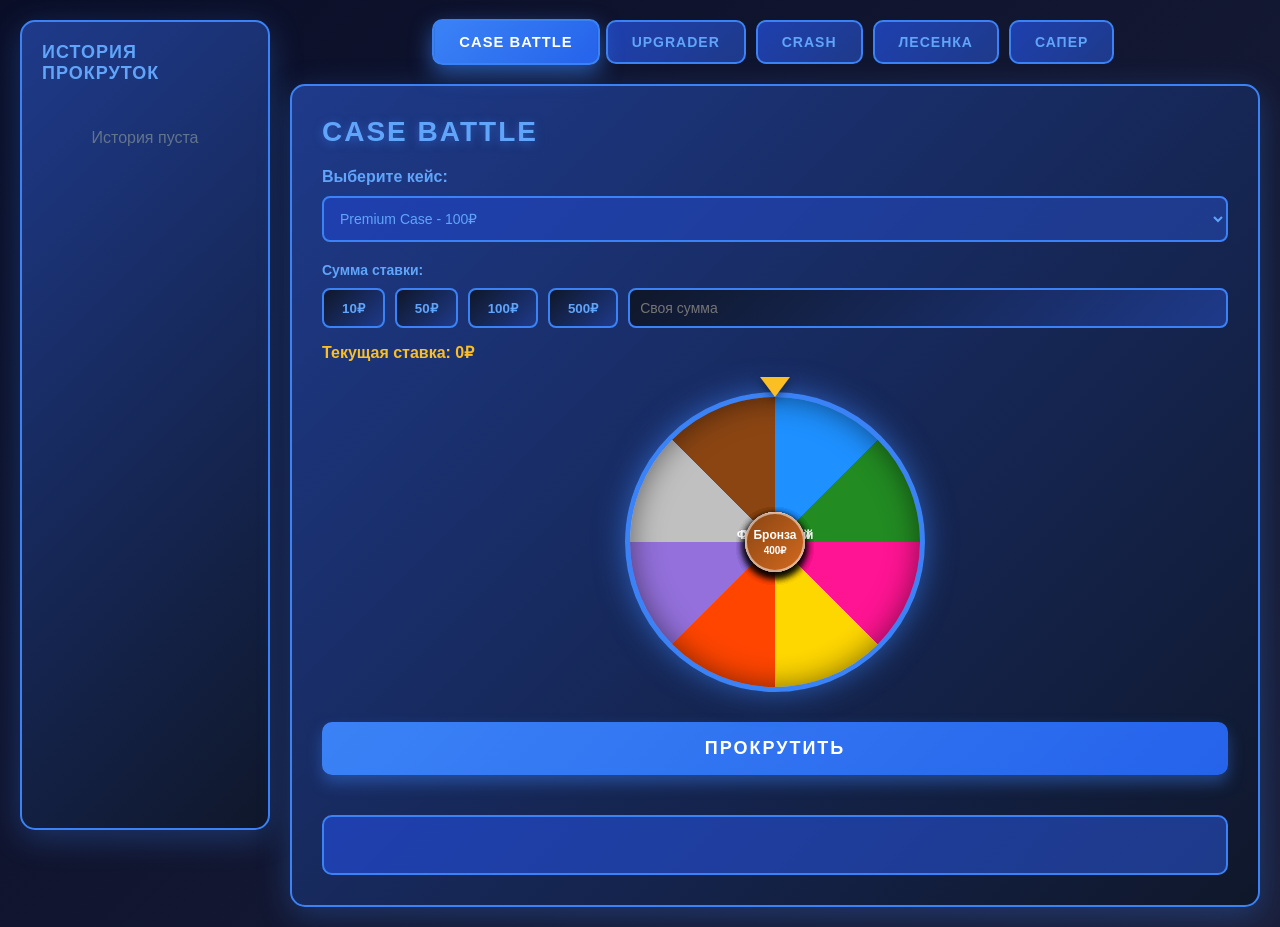
<file: index.html>
<!DOCTYPE html>
<html lang="ru">
<head>
    <meta charset="UTF-8">
    <meta name="viewport" content="width=device-width, initial-scale=1.0">
    <title>FlashBattle - Прокрутка кейсов</title>
    <link rel="stylesheet" href="styles.css">
</head>
<body>
    <div class="container">
        <!-- Левая панель история -->
        <aside class="history-panel">
            <h3>История прокруток</h3>
            <div class="history-list" id="historyList">
                <p class="empty-history">История пуста</p>
            </div>
        </aside>

        <!-- Основной контент -->
        <main class="main-content">
            <!-- Навигация режимов -->
            <nav class="mode-nav">
                <button class="mode-btn active" data-mode="case-battle">Case Battle</button>
                <button class="mode-btn" data-mode="upgrader">Upgrader</button>
                <button class="mode-btn" data-mode="crash">Crash</button>
                <button class="mode-btn" data-mode="ladder">Лесенка</button>
                <button class="mode-btn" data-mode="minesweeper">Сапер</button>
            </nav>

            <!-- Case Battle режим -->
            <section class="mode-content active" id="case-battle">
                <div class="case-battle-container">
                    <h2>Case Battle</h2>
                    
                    <div class="case-selection">
                        <label>Выберите кейс:</label>
                        <select id="caseSelect">
                            <option value="premium">Premium Case - 100₽</option>
                            <option value="gold">Gold Case - 250₽</option>
                            <option value="diamond">Diamond Case - 500₽</option>
                            <option value="legendary">Legendary Case - 1000₽</option>
                            <option value="mythic">Mythic Case - 2500₽</option>
                        </select>
                    </div>

                    <div class="bet-amount">
                        <label>Сумма ставки:</label>
                        <div class="bet-input-group">
                            <button class="bet-btn" onclick="setBet(10)">10₽</button>
                            <button class="bet-btn" onclick="setBet(50)">50₽</button>
                            <button class="bet-btn" onclick="setBet(100)">100₽</button>
                            <button class="bet-btn" onclick="setBet(500)">500₽</button>
                            <input type="number" id="betInput" placeholder="Своя сумма" min="1">
                        </div>
                        <p class="bet-display">Текущая ставка: <span id="currentBet">0</span>₽</p>
                    </div>

                    <div class="case-wheel-container">
                        <div class="case-wheel" id="caseWheel">
                            <div class="case-item" style="background: linear-gradient(135deg, #1e90ff, #00bfff);">
                                <span>Синий</span>
                                <p>50₽</p>
                            </div>
                            <div class="case-item" style="background: linear-gradient(135deg, #228b22, #00ff00);">
                                <span>Зелёный</span>
                                <p>150₽</p>
                            </div>
                            <div class="case-item" style="background: linear-gradient(135deg, #ff1493, #ff69b4);">
                                <span>Розовый</span>
                                <p>200₽</p>
                            </div>
                            <div class="case-item" style="background: linear-gradient(135deg, #ffd700, #ffed4e);">
                                <span>Жёлтый</span>
                                <p>500₽</p>
                            </div>
                            <div class="case-item" style="background: linear-gradient(135deg, #ff4500, #ff6347);">
                                <span>Оранжевый</span>
                                <p>300₽</p>
                            </div>
                            <div class="case-item" style="background: linear-gradient(135deg, #9370db, #da70d6);">
                                <span>Фиолетовый</span>
                                <p>1000₽</p>
                            </div>
                            <div class="case-item" style="background: linear-gradient(135deg, #c0c0c0, #e8e8e8);">
                                <span>Серебро</span>
                                <p>750₽</p>
                            </div>
                            <div class="case-item" style="background: linear-gradient(135deg, #8b4513, #d2691e);">
                                <span>Бронза</span>
                                <p>400₽</p>
                            </div>
                        </div>
                        <div class="wheel-pointer"></div>
                    </div>

                    <button class="spin-btn" id="spinBtn" onclick="spinWheel()">ПРОКРУТИТЬ</button>

                    <div class="result" id="result"></div>
                </div>
            </section>

            <!-- Upgrader режим -->
            <section class="mode-content" id="upgrader">
                <div class="upgrader-container">
                    <h2>Upgrader</h2>
                    <p class="mode-info">Режим Upgrader - улучшай свои предметы и повышай их стоимость!</p>
                    
                    <div class="bet-amount">
                        <label>Сумма для апгрейда:</label>
                        <div class="bet-input-group">
                            <button class="bet-btn" onclick="setUpgraderBet(10)">10₽</button>
                            <button class="bet-btn" onclick="setUpgraderBet(50)">50₽</button>
                            <button class="bet-btn" onclick="setUpgraderBet(100)">100₽</button>
                            <button class="bet-btn" onclick="setUpgraderBet(500)">500₽</button>
                            <input type="number" id="upgraderBetInput" placeholder="Своя сумма" min="1">
                        </div>
                        <p class="bet-display">Текущая ставка: <span id="currentUpgraderBet">0</span>₽</p>
                    </div>

                    <div class="upgrader-wheel-container">
                        <div class="upgrader-wheel" id="upgraderWheel">
                            <div class="upgrader-item" style="background: linear-gradient(135deg, #1e90ff, #00bfff);">
                                <span>x1.2</span>
                                <p>Мало</p>
                            </div>
                            <div class="upgrader-item" style="background: linear-gradient(135deg, #228b22, #00ff00);">
                                <span>x1.5</span>
                                <p>Хорошо</p>
                            </div>
                            <div class="upgrader-item" style="background: linear-gradient(135deg, #ff1493, #ff69b4);">
                                <span>x2.0</span>
                                <p>Отлично</p>
                            </div>
                            <div class="upgrader-item" style="background: linear-gradient(135deg, #ffd700, #ffed4e);">
                                <span>x3.0</span>
                                <p>Эпик</p>
                            </div>
                            <div class="upgrader-item" style="background: linear-gradient(135deg, #ff4500, #ff6347);">
                                <span>x0.5</span>
                                <p>Проиграл</p>
                            </div>
                            <div class="upgrader-item" style="background: linear-gradient(135deg, #9370db, #da70d6);">
                                <span>x5.0</span>
                                <p>ЛЕГЕНДА</p>
                            </div>
                        </div>
                        <div class="wheel-pointer"></div>
                    </div>

                    <button class="spin-btn" id="upgraderSpinBtn" onclick="spinUpgrader()">АПГРЕЙДИТЬ</button>
                    <div class="result" id="upgraderResult"></div>
                </div>
            </section>

            <!-- Crash режим -->
            <section class="mode-content" id="crash">
                <div class="crash-container">
                    <h2>Crash</h2>
                    <p class="mode-info">Угадай, когда граф упадёт!</p>
                    
                    <div class="bet-amount">
                        <label>Ставка:</label>
                        <div class="bet-input-group">
                            <button class="bet-btn" onclick="setCrashBet(10)">10₽</button>
                            <button class="bet-btn" onclick="setCrashBet(50)">50₽</button>
                            <button class="bet-btn" onclick="setCrashBet(100)">100₽</button>
                            <button class="bet-btn" onclick="setCrashBet(500)">500₽</button>
                            <input type="number" id="crashBetInput" placeholder="Своя сумма" min="1">
                        </div>
                        <p class="bet-display">Текущая ставка: <span id="currentCrashBet">0</span>₽</p>
                    </div>

                    <div class="crash-game">
                        <canvas id="crashCanvas" width="400" height="200"></canvas>
                        <div class="crash-controls">
                            <input type="number" id="cashOutValue" placeholder="Выйти при (x)" min="1" step="0.1" value="2">
                            <button class="spin-btn" id="crashStartBtn" onclick="startCrash()">НАЧАТЬ</button>
                            <button class="spin-btn" id="crashCashOutBtn" onclick="crashCashOut()" disabled>ВЫЙТИ</button>
                        </div>
                        <div class="crash-result" id="crashResult"></div>
                    </div>
                </div>
            </section>

            <!-- Лесенка режим -->
            <section class="mode-content" id="ladder">
                <div class="ladder-container">
                    <h2>Лесенка</h2>
                    <p class="mode-info">Выбирай правильно и поднимайся по лесенке!</p>
                    
                    <div class="bet-amount">
                        <label>Ставка:</label>
                        <div class="bet-input-group">
                            <button class="bet-btn" onclick="setLadderBet(10)">10₽</button>
                            <button class="bet-btn" onclick="setLadderBet(50)">50₽</button>
                            <button class="bet-btn" onclick="setLadderBet(100)">100₽</button>
                            <button class="bet-btn" onclick="setLadderBet(500)">500₽</button>
                            <input type="number" id="ladderBetInput" placeholder="Своя сумма" min="1">
                        </div>
                        <p class="bet-display">Текущая ставка: <span id="currentLadderBet">0</span>₽</p>
                    </div>

                    <div class="ladder-game">
                        <div class="ladder-steps" id="ladderSteps">
                            <div class="ladder-step">Уровень 1</div>
                            <div class="ladder-step">Уровень 2</div>
                            <div class="ladder-step">Уровень 3</div>
                            <div class="ladder-step">Уровень 4</div>
                            <div class="ladder-step">Уровень 5</div>
                        </div>
                        <div class="ladder-choices">
                            <button class="choice-btn" id="ladderChoiceLeft" onclick="ladderChoice('left')">ЛЕВЫЙ</button>
                            <button class="choice-btn" id="ladderChoiceRight" onclick="ladderChoice('right')">ПРАВЫЙ</button>
                        </div>
                        <div class="ladder-result" id="ladderResult"></div>
                    </div>
                </div>
            </section>

            <!-- Сапер режим -->
            <section class="mode-content" id="minesweeper">
                <div class="minesweeper-container">
                    <h2>Сапер</h2>
                    <p class="mode-info">Найди безопасные клетки и вы��грай!</p>
                    
                    <div class="bet-amount">
                        <label>Ставка:</label>
                        <div class="bet-input-group">
                            <button class="bet-btn" onclick="setMinesweeperBet(10)">10₽</button>
                            <button class="bet-btn" onclick="setMinesweeperBet(50)">50₽</button>
                            <button class="bet-btn" onclick="setMinesweeperBet(100)">100₽</button>
                            <button class="bet-btn" onclick="setMinesweeperBet(500)">500₽</button>
                            <input type="number" id="minesweeperBetInput" placeholder="Своя сумма" min="1">
                        </div>
                        <p class="bet-display">Текущая ставка: <span id="currentMinesweeperBet">0</span>₽</p>
                    </div>

                    <div class="minesweeper-game">
                        <div class="minesweeper-grid" id="minesweeperGrid"></div>
                        <div class="minesweeper-controls">
                            <button class="spin-btn" id="minesweeperStartBtn" onclick="startMinesweeper()">НАЧАТЬ ИГРУ</button>
                            <button class="spin-btn" id="minesweeperCashOutBtn" onclick="minesweeperCashOut()" disabled>ВЫЙТИ И ЗАБРАТЬ</button>
                        </div>
                        <div class="minesweeper-result" id="minesweeperResult"></div>
                    </div>
                </div>
            </section>
        </main>
    </div>

    <script src="script.js"></script>
</body>
</html>
</file>
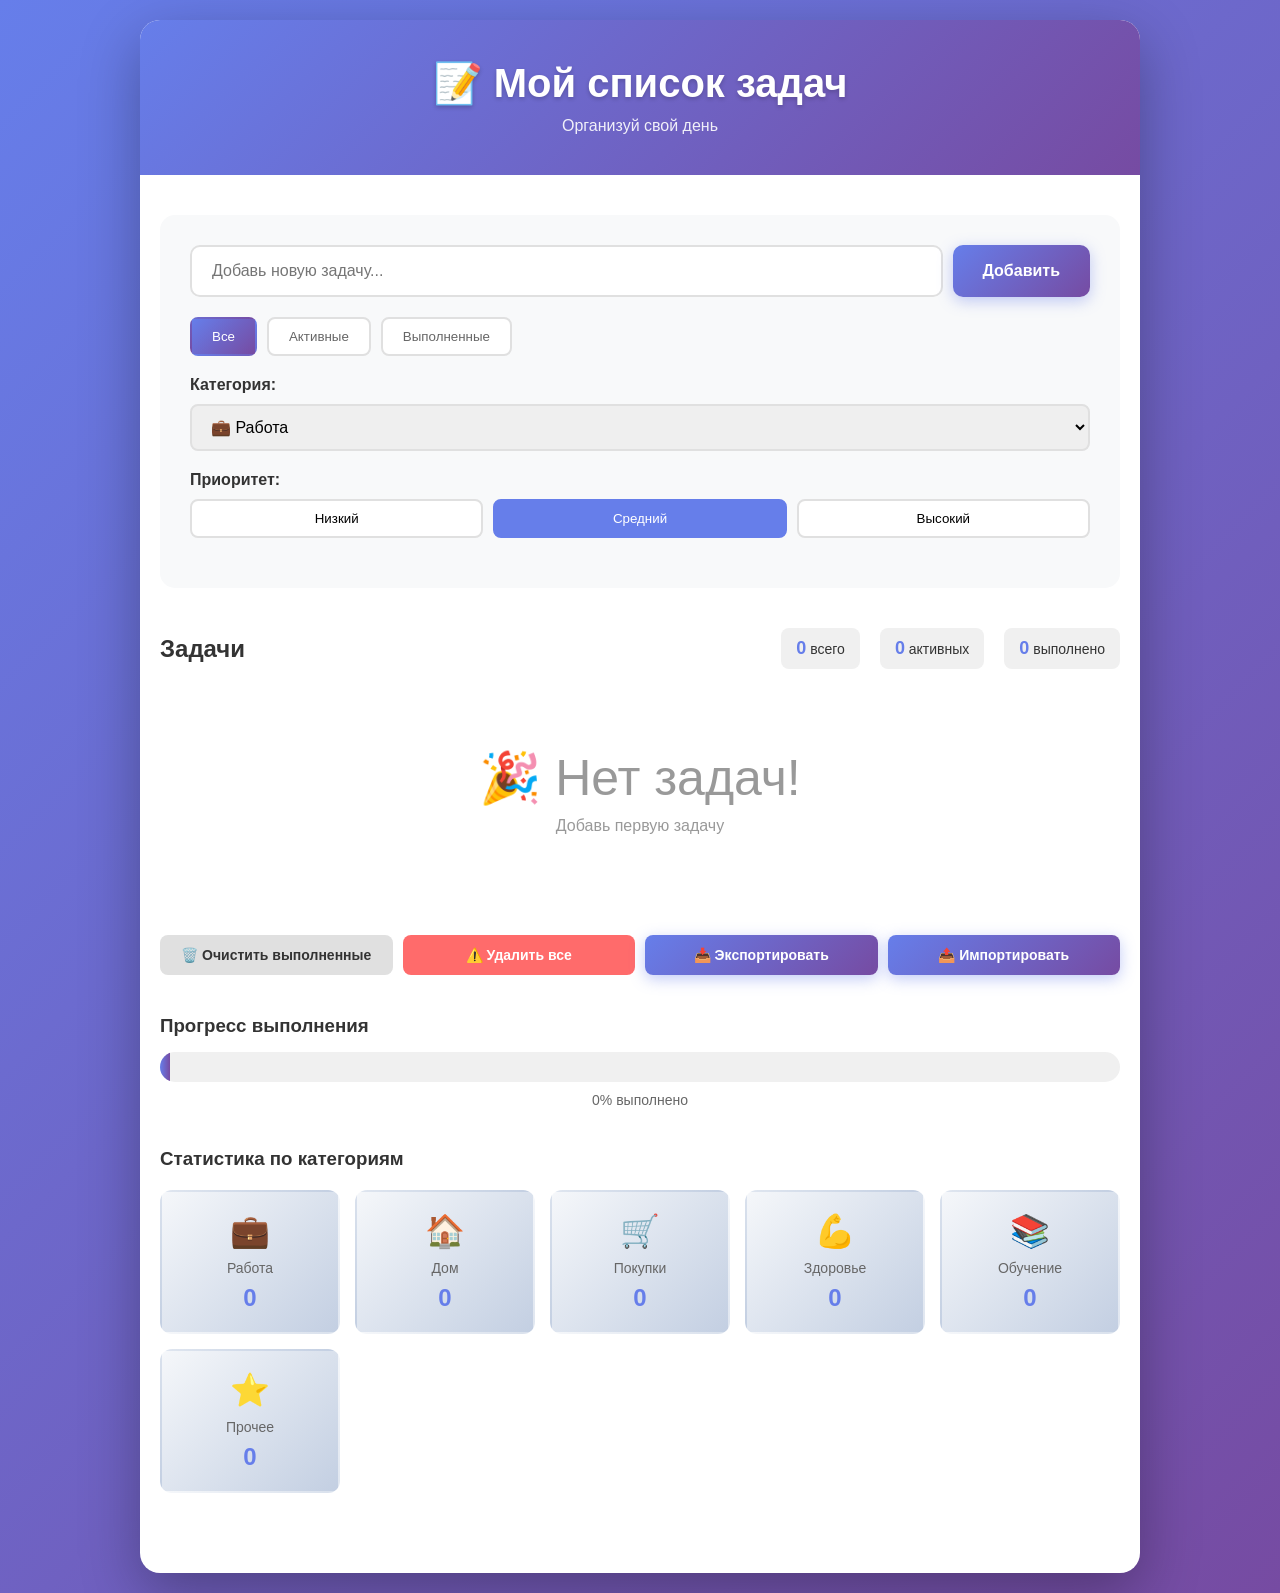
<file: todo-index.html>
<!DOCTYPE html>
<html lang="ru">
<head>
    <meta charset="UTF-8">
    <meta name="viewport" content="width=device-width, initial-scale=1.0">
    <title>To-Do List - Мой список задач</title>
    <link rel="stylesheet" href="todo-styles.css">
</head>
<body>
    <div class="container">
        <header class="header">
            <h1>📝 Мой список задач</h1>
            <p class="subtitle">Организуй свой день</p>
        </header>

        <main class="main">
            <!-- Форма добавления задачи -->
            <div class="input-section">
                <div class="input-wrapper">
                    <input 
                        type="text" 
                        id="taskInput" 
                        class="task-input" 
                        placeholder="Добавь новую задачу..."
                        autocomplete="off"
                    >
                    <button id="addBtn" class="add-btn">Добавить</button>
                </div>
                
                <!-- Фильтры -->
                <div class="filters">
                    <button class="filter-btn active" data-filter="all">Все</button>
                    <button class="filter-btn" data-filter="active">Активные</button>
                    <button class="filter-btn" data-filter="completed">Выполненные</button>
                </div>

                <!-- Категории -->
                <div class="categories">
                    <label>Категория:</label>
                    <select id="categorySelect">
                        <option value="работа">💼 Работа</option>
                        <option value="дом">🏠 Дом</option>
                        <option value="покупки">🛒 Покупки</option>
                        <option value="здоровье">💪 Здоровье</option>
                        <option value="обучение">📚 Обучение</option>
                        <option value="прочее">⭐ Прочее</option>
                    </select>
                </div>

                <!-- Приоритет -->
                <div class="priority">
                    <label>Приоритет:</label>
                    <div class="priority-buttons">
                        <button class="priority-btn" data-priority="low">Низкий</button>
                        <button class="priority-btn active" data-priority="medium">Средний</button>
                        <button class="priority-btn" data-priority="high">Высокий</button>
                    </div>
                </div>
            </div>

            <!-- Список задач -->
            <section class="tasks-section">
                <div class="tasks-header">
                    <h2>Задачи</h2>
                    <div class="task-stats">
                        <span class="stat">
                            <strong id="totalCount">0</strong> всего
                        </span>
                        <span class="stat">
                            <strong id="activeCount">0</strong> активных
                        </span>
                        <span class="stat">
                            <strong id="completedCount">0</strong> выполнено
                        </span>
                    </div>
                </div>

                <!-- Список задач -->
                <ul class="tasks-list" id="tasksList">
                    <li class="empty-state">
                        <p>🎉 Нет задач! Отлично!</p>
                        <p>Добавь первую задачу выше</p>
                    </li>
                </ul>
            </section>

            <!-- Кнопки действий -->
            <div class="actions">
                <button id="clearCompletedBtn" class="btn btn-secondary">
                    🗑️ Очистить выполненные
                </button>
                <button id="deleteAllBtn" class="btn btn-danger">
                    ⚠️ Удалить все
                </button>
                <button id="exportBtn" class="btn btn-primary">
                    📥 Экспортировать
                </button>
                <button id="importBtn" class="btn btn-primary">
                    📤 Импортировать
                </button>
            </div>

            <!-- Скрытый input для импорта -->
            <input type="file" id="importFile" accept=".json" style="display: none;">

            <!-- Прогресс-бар -->
            <div class="progress-section">
                <h3>Прогресс выполнения</h3>
                <div class="progress-bar">
                    <div class="progress-fill" id="progressFill"></div>
                </div>
                <p class="progress-text" id="progressText">0% выполнено</p>
            </div>

            <!-- Диаграмма по категориям -->
            <div class="stats-section">
                <h3>Статистика по категориям</h3>
                <div class="stats-grid" id="statsGrid">
                    <div class="stat-card">
                        <span class="stat-emoji">💼</span>
                        <span class="stat-label">Работа</span>
                        <span class="stat-count" data-category="работа">0</span>
                    </div>
                    <div class="stat-card">
                        <span class="stat-emoji">🏠</span>
                        <span class="stat-label">Дом</span>
                        <span class="stat-count" data-category="дом">0</span>
                    </div>
                    <div class="stat-card">
                        <span class="stat-emoji">🛒</span>
                        <span class="stat-label">Покупки</span>
                        <span class="stat-count" data-category="покупки">0</span>
                    </div>
                    <div class="stat-card">
                        <span class="stat-emoji">💪</span>
                        <span class="stat-label">Здоровье</span>
                        <span class="stat-count" data-category="здоровье">0</span>
                    </div>
                    <div class="stat-card">
                        <span class="stat-emoji">📚</span>
                        <span class="stat-label">Обучение</span>
                        <span class="stat-count" data-category="обучение">0</span>
                    </div>
                    <div class="stat-card">
                        <span class="stat-emoji">⭐</span>
                        <span class="stat-label">Прочее</span>
                        <span class="stat-count" data-category="прочее">0</span>
                    </div>
                </div>
            </div>
        </main>
    </div>

    <!-- Modal для редактирования задачи -->
    <div id="editModal" class="modal">
        <div class="modal-content">
            <span class="close">&times;</span>
            <h2>Редактировать задачу</h2>
            <input type="text" id="editTaskInput" class="task-input" placeholder="Текст задачи">
            <div class="modal-buttons">
                <button id="saveEditBtn" class="btn btn-primary">Сохранить</button>
                <button id="cancelEditBtn" class="btn btn-secondary">Отмена</button>
            </div>
        </div>
    </div>

    <script src="todo-script.js"></script>
</body>
</html>
</file>
<file: styles.css>
* {
    margin: 0;
    padding: 0;
    box-sizing: border-box;
}

body {
    font-family: 'Segoe UI', Tahoma, Geneva, Verdana, sans-serif;
    background: linear-gradient(135deg, #0a0e27 0%, #1a1f3a 100%);
    color: #fff;
    min-height: 100vh;
}

.container {
    display: flex;
    max-width: 1400px;
    margin: 0 auto;
    gap: 20px;
    padding: 20px;
    min-height: 100vh;
}

/* История панель */
.history-panel {
    width: 250px;
    background: linear-gradient(135deg, #1e3a8a 0%, #0f172a 100%);
    border: 2px solid #3b82f6;
    border-radius: 15px;
    padding: 20px;
    max-height: 90vh;
    overflow-y: auto;
    box-shadow: 0 8px 32px rgba(59, 130, 246, 0.3);
}

.history-panel h3 {
    color: #60a5fa;
    margin-bottom: 15px;
    font-size: 18px;
    text-transform: uppercase;
    letter-spacing: 1px;
}

.history-list {
    display: flex;
    flex-direction: column;
    gap: 10px;
}

.history-item {
    background: linear-gradient(135deg, #1e40af 0%, #1e3a8a 100%);
    border-left: 4px solid #3b82f6;
    padding: 12px;
    border-radius: 8px;
    font-size: 13px;
    transition: all 0.3s ease;
    animation: slideIn 0.3s ease;
}

.history-item:hover {
    background: linear-gradient(135deg, #1e40af 0%, #2563eb 100%);
    transform: translateX(5px);
    box-shadow: 0 4px 12px rgba(59, 130, 246, 0.5);
}

.history-item-title {
    color: #60a5fa;
    font-weight: bold;
    margin-bottom: 5px;
}

.history-item-bet {
    color: #93c5fd;
}

.history-item-result {
    color: #fbbf24;
    margin-top: 5px;
}

.empty-history {
    color: #64748b;
    text-align: center;
    padding: 30px 10px;
}

@keyframes slideIn {
    from {
        opacity: 0;
        transform: translateX(-20px);
    }
    to {
        opacity: 1;
        transform: translateX(0);
    }
}

/* Основной контент */
.main-content {
    flex: 1;
}

/* Навигация режимов */
.mode-nav {
    display: flex;
    gap: 10px;
    margin-bottom: 20px;
    flex-wrap: wrap;
    justify-content: center;
}

.mode-btn {
    padding: 12px 24px;
    background: linear-gradient(135deg, #1e40af 0%, #1e3a8a 100%);
    border: 2px solid #3b82f6;
    color: #60a5fa;
    border-radius: 10px;
    cursor: pointer;
    font-size: 14px;
    font-weight: bold;
    transition: all 0.3s ease;
    text-transform: uppercase;
    letter-spacing: 1px;
}

.mode-btn:hover {
    background: linear-gradient(135deg, #1e40af 0%, #2563eb 100%);
    box-shadow: 0 4px 15px rgba(59, 130, 246, 0.5);
    transform: translateY(-2px);
}

.mode-btn.active {
    background: linear-gradient(135deg, #3b82f6 0%, #2563eb 100%);
    color: #fff;
    box-shadow: 0 8px 20px rgba(59, 130, 246, 0.6);
    transform: scale(1.05);
}

/* Контент режимов */
.mode-content {
    display: none;
    animation: fadeIn 0.5s ease;
}

.mode-content.active {
    display: block;
}

@keyframes fadeIn {
    from {
        opacity: 0;
        transform: translateY(10px);
    }
    to {
        opacity: 1;
        transform: translateY(0);
    }
}

/* Общие стили контейнеров */
.case-battle-container,
.upgrader-container,
.crash-container,
.ladder-container,
.minesweeper-container {
    background: linear-gradient(135deg, #1e3a8a 0%, #0f172a 100%);
    border: 2px solid #3b82f6;
    border-radius: 15px;
    padding: 30px;
    box-shadow: 0 8px 32px rgba(59, 130, 246, 0.3);
}

h2 {
    color: #60a5fa;
    margin-bottom: 20px;
    font-size: 28px;
    text-transform: uppercase;
    letter-spacing: 2px;
    text-shadow: 0 2px 10px rgba(59, 130, 246, 0.5);
}

.mode-info {
    color: #93c5fd;
    margin-bottom: 20px;
    font-size: 14px;
}

/* Выбор кейса */
.case-selection {
    margin-bottom: 20px;
}

.case-selection label {
    display: block;
    color: #60a5fa;
    margin-bottom: 10px;
    font-weight: bold;
}

.case-selection select {
    width: 100%;
    padding: 12px;
    background: linear-gradient(135deg, #1e40af 0%, #1e3a8a 100%);
    border: 2px solid #3b82f6;
    color: #60a5fa;
    border-radius: 8px;
    font-size: 14px;
    cursor: pointer;
    transition: all 0.3s ease;
}

.case-selection select:hover,
.case-selection select:focus {
    border-color: #60a5fa;
    box-shadow: 0 0 10px rgba(96, 165, 250, 0.5);
}

/* Ставка */
.bet-amount {
    margin-bottom: 30px;
}

.bet-amount label {
    display: block;
    color: #60a5fa;
    margin-bottom: 10px;
    font-weight: bold;
    font-size: 14px;
}

.bet-input-group {
    display: flex;
    gap: 10px;
    flex-wrap: wrap;
    margin-bottom: 15px;
}

.bet-btn {
    padding: 10px 18px;
    background: linear-gradient(135deg, #0f172a 0%, #1e3a8a 100%);
    border: 2px solid #3b82f6;
    color: #60a5fa;
    border-radius: 8px;
    cursor: pointer;
    font-weight: bold;
    transition: all 0.3s ease;
}

.bet-btn:hover {
    background: linear-gradient(135deg, #1e3a8a 0%, #2563eb 100%);
    box-shadow: 0 4px 12px rgba(59, 130, 246, 0.5);
    transform: scale(1.05);
}

.bet-btn:active {
    background: linear-gradient(135deg, #3b82f6 0%, #2563eb 100%);
}

#betInput,
#upgraderBetInput,
#crashBetInput,
#ladderBetInput,
#minesweeperBetInput {
    padding: 10px;
    background: linear-gradient(135deg, #0f172a 0%, #1e3a8a 100%);
    border: 2px solid #3b82f6;
    color: #60a5fa;
    border-radius: 8px;
    font-size: 14px;
    flex: 1;
    min-width: 150px;
}

#betInput:focus,
#upgraderBetInput:focus,
#crashBetInput:focus,
#ladderBetInput:focus,
#minesweeperBetInput:focus {
    outline: none;
    border-color: #60a5fa;
    box-shadow: 0 0 10px rgba(96, 165, 250, 0.5);
}

.bet-display {
    color: #fbbf24;
    font-weight: bold;
    font-size: 16px;
}

/* Case Wheel */
.case-wheel-container {
    position: relative;
    display: flex;
    justify-content: center;
    margin: 30px 0;
    perspective: 1000px;
}

.case-wheel {
    width: 300px;
    height: 300px;
    border-radius: 50%;
    display: flex;
    align-items: center;
    justify-content: center;
    position: relative;
    background: conic-gradient(
        from 0deg,
        #1e90ff 0deg 45deg,
        #228b22 45deg 90deg,
        #ff1493 90deg 135deg,
        #ffd700 135deg 180deg,
        #ff4500 180deg 225deg,
        #9370db 225deg 270deg,
        #c0c0c0 270deg 315deg,
        #8b4513 315deg 360deg
    );
    box-shadow: 0 0 30px rgba(59, 130, 246, 0.6), inset 0 0 30px rgba(0, 0, 0, 0.5);
    border: 5px solid #3b82f6;
    animation: spin 20s linear infinite;
}

.case-wheel.spinning {
    animation: spinFast 0.8s ease-out;
}

.case-item {
    position: absolute;
    width: 60px;
    height: 60px;
    border-radius: 50%;
    display: flex;
    align-items: center;
    justify-content: center;
    flex-direction: column;
    font-weight: bold;
    border: 2px solid rgba(255, 255, 255, 0.5);
    box-shadow: 0 4px 8px rgba(0, 0, 0, 0.4);
}

.case-item span {
    font-size: 12px;
}

.case-item p {
    font-size: 10px;
    margin-top: 3px;
}

@keyframes spin {
    from {
        transform: rotate(0deg);
    }
    to {
        transform: rotate(360deg);
    }
}

@keyframes spinFast {
    0% {
        transform: rotate(0deg);
    }
    100% {
        transform: rotate(3600deg);
    }
}

.wheel-pointer {
    position: absolute;
    top: -15px;
    width: 0;
    height: 0;
    border-left: 15px solid transparent;
    border-right: 15px solid transparent;
    border-top: 20px solid #fbbf24;
    z-index: 10;
    filter: drop-shadow(0 3px 5px rgba(0, 0, 0, 0.5));
}

/* Upgrader Wheel */
.upgrader-wheel-container {
    position: relative;
    display: flex;
    justify-content: center;
    margin: 30px 0;
}

.upgrader-wheel {
    width: 250px;
    height: 250px;
    border-radius: 50%;
    display: flex;
    align-items: center;
    justify-content: center;
    position: relative;
    background: conic-gradient(
        from 0deg,
        #1e90ff 0deg 60deg,
        #228b22 60deg 120deg,
        #ff1493 120deg 180deg,
        #ffd700 180deg 240deg,
        #ff4500 240deg 300deg,
        #9370db 300deg 360deg
    );
    box-shadow: 0 0 30px rgba(59, 130, 246, 0.6);
    border: 5px solid #3b82f6;
}

.upgrader-wheel.spinning {
    animation: spinFast 1s ease-out;
}

.upgrader-item {
    position: absolute;
    width: 50px;
    height: 50px;
    border-radius: 50%;
    display: flex;
    align-items: center;
    justify-content: center;
    flex-direction: column;
    font-weight: bold;
    border: 2px solid rgba(255, 255, 255, 0.5);
}

.upgrader-item span {
    font-size: 14px;
}

.upgrader-item p {
    font-size: 9px;
}

/* Кнопка прокрутки */
.spin-btn {
    width: 100%;
    padding: 16px;
    background: linear-gradient(135deg, #3b82f6 0%, #2563eb 100%);
    border: none;
    color: #fff;
    font-size: 18px;
    font-weight: bold;
    border-radius: 10px;
    cursor: pointer;
    text-transform: uppercase;
    letter-spacing: 2px;
    transition: all 0.3s ease;
    box-shadow: 0 8px 15px rgba(59, 130, 246, 0.4);
    margin-bottom: 20px;
}

.spin-btn:hover:not(:disabled) {
    background: linear-gradient(135deg, #60a5fa 0%, #3b82f6 100%);
    box-shadow: 0 12px 25px rgba(59, 130, 246, 0.6);
    transform: translateY(-3px);
}

.spin-btn:active:not(:disabled) {
    transform: translateY(-1px);
}

.spin-btn:disabled {
    opacity: 0.5;
    cursor: not-allowed;
}

/* Результат */
.result,
.crash-result,
.ladder-result,
.minesweeper-result {
    margin-top: 20px;
    padding: 20px;
    background: linear-gradient(135deg, #1e40af 0%, #1e3a8a 100%);
    border: 2px solid #3b82f6;
    border-radius: 10px;
    text-align: center;
    min-height: 60px;
    display: flex;
    align-items: center;
    justify-content: center;
    font-size: 18px;
    font-weight: bold;
    color: #60a5fa;
}

.result.win,
.crash-result.win,
.ladder-result.win,
.minesweeper-result.win {
    background: linear-gradient(135deg, #059669 0%, #047857 100%);
    border-color: #10b981;
    color: #86efac;
}

.result.lose,
.crash-result.lose,
.ladder-result.lose,
.minesweeper-result.lose {
    background: linear-gradient(135deg, #dc2626 0%, #b91c1c 100%);
    border-color: #ef4444;
    color: #fca5a5;
}

/* Crash Game */
.crash-game {
    margin: 20px 0;
}

#crashCanvas {
    width: 100%;
    max-width: 400px;
    background: linear-gradient(135deg, #0f172a 0%, #1e3a8a 100%);
    border: 2px solid #3b82f6;
    border-radius: 10px;
    display: block;
    margin: 0 auto 20px;
}

.crash-controls {
    display: flex;
    gap: 10px;
    margin-bottom: 20px;
    justify-content: center;
    flex-wrap: wrap;
}

#cashOutValue {
    padding: 10px;
    background: linear-gradient(135deg, #0f172a 0%, #1e3a8a 100%);
    border: 2px solid #3b82f6;
    color: #60a5fa;
    border-radius: 8px;
    font-size: 14px;
    width: 120px;
}

#crashCashOutBtn {
    padding: 10px 20px;
    background: linear-gradient(135deg, #f59e0b 0%, #d97706 100%);
    border: none;
    color: #fff;
    border-radius: 8px;
    cursor: pointer;
    font-weight: bold;
}

#crashCashOutBtn:disabled {
    opacity: 0.5;
    cursor: not-allowed;
}

/* Ladder Game */
.ladder-game {
    margin: 20px 0;
}

.ladder-steps {
    background: linear-gradient(135deg, #0f172a 0%, #1e3a8a 100%);
    border: 2px solid #3b82f6;
    border-radius: 10px;
    padding: 20px;
    margin-bottom: 20px;
}

.ladder-step {
    padding: 15px;
    margin-bottom: 10px;
    background: linear-gradient(135deg, #1e40af 0%, #1e3a8a 100%);
    border-left: 4px solid #3b82f6;
    border-radius: 8px;
    color: #60a5fa;
    font-weight: bold;
    opacity: 0.5;
    transition: all 0.3s ease;
}

.ladder-step.active {
    opacity: 1;
    background: linear-gradient(135deg, #3b82f6 0%, #2563eb 100%);
    border-left-color: #fbbf24;
    box-shadow: 0 4px 12px rgba(59, 130, 246, 0.5);
}

.ladder-choices {
    display: flex;
    gap: 10px;
    justify-content: center;
    margin-bottom: 20px;
}

.choice-btn {
    padding: 12px 30px;
    background: linear-gradient(135deg, #1e40af 0%, #1e3a8a 100%);
    border: 2px solid #3b82f6;
    color: #60a5fa;
    border-radius: 8px;
    cursor: pointer;
    font-weight: bold;
    transition: all 0.3s ease;
    font-size: 14px;
}

.choice-btn:hover:not(:disabled) {
    background: linear-gradient(135deg, #3b82f6 0%, #2563eb 100%);
    box-shadow: 0 4px 12px rgba(59, 130, 246, 0.5);
}

.choice-btn:disabled {
    opacity: 0.5;
    cursor: not-allowed;
}

/* Minesweeper Game */
.minesweeper-game {
    margin: 20px 0;
}

.minesweeper-grid {
    display: grid;
    grid-template-columns: repeat(5, 1fr);
    gap: 10px;
    margin-bottom: 20px;
    padding: 20px;
    background: linear-gradient(135deg, #0f172a 0%, #1e3a8a 100%);
    border: 2px solid #3b82f6;
    border-radius: 10px;
    max-width: 350px;
    margin-left: auto;
    margin-right: auto;
}

.mine-cell {
    width: 60px;
    height: 60px;
    background: linear-gradient(135deg, #1e40af 0%, #1e3a8a 100%);
    border: 2px solid #3b82f6;
    border-radius: 8px;
    cursor: pointer;
    display: flex;
    align-items: center;
    justify-content: center;
    font-weight: bold;
    font-size: 24px;
    transition: all 0.3s ease;
}

.mine-cell:hover:not(.revealed) {
    background: linear-gradient(135deg, #3b82f6 0%, #2563eb 100%);
    transform: scale(1.05);
}

.mine-cell.revealed {
    cursor: not-allowed;
}

.mine-cell.safe {
    background: linear-gradient(135deg, #059669 0%, #047857 100%);
    border-color: #10b981;
    color: #86efac;
}

.mine-cell.mine {
    background: linear-gradient(135deg, #dc2626 0%, #b91c1c 100%);
    border-color: #ef4444;
    color: #fca5a5;
}

.minesweeper-controls {
    display: flex;
    gap: 10px;
    justify-content: center;
    flex-wrap: wrap;
}

#minesweeperCashOutBtn {
    padding: 12px 24px;
    background: linear-gradient(135deg, #f59e0b 0%, #d97706 100%);
    border: none;
    color: #fff;
    border-radius: 8px;
    cursor: pointer;
    font-weight: bold;
}

#minesweeperCashOutBtn:disabled {
    opacity: 0.5;
    cursor: not-allowed;
}

/* Scrollbar */
::-webkit-scrollbar {
    width: 8px;
}

::-webkit-scrollbar-track {
    background: linear-gradient(135deg, #0f172a 0%, #1e3a8a 100%);
    border-radius: 10px;
}

::-webkit-scrollbar-thumb {
    background: linear-gradient(135deg, #3b82f6 0%, #2563eb 100%);
    border-radius: 10px;
}

::-webkit-scrollbar-thumb:hover {
    background: linear-gradient(135deg, #60a5fa 0%, #3b82f6 100%);
}

/* Responsive */
@media (max-width: 1024px) {
    .container {
        flex-direction: column;
    }

    .history-panel {
        width: 100%;
        max-height: 200px;
    }

    .mode-nav {
        justify-content: flex-start;
        overflow-x: auto;
    }

    .case-wheel {
        width: 250px;
        height: 250px;
    }

    .upgrader-wheel {
        width: 200px;
        height: 200px;
    }
}

@media (max-width: 768px) {
    .bet-input-group {
        flex-direction: column;
    }

    .bet-btn {
        width: 100%;
    }

    .mode-nav {
        gap: 5px;
    }

    .mode-btn {
        padding: 8px 12px;
        font-size: 12px;
    }

    .minesweeper-grid {
        grid-template-columns: repeat(4, 1fr);
        gap: 8px;
    }

    .mine-cell {
        width: 50px;
        height: 50px;
        font-size: 18px;
    }
}
</file>
<file: todo-styles.css>
* {
    margin: 0;
    padding: 0;
    box-sizing: border-box;
}

body {
    font-family: 'Segoe UI', Tahoma, Geneva, Verdana, sans-serif;
    background: linear-gradient(135deg, #667eea 0%, #764ba2 100%);
    color: #333;
    min-height: 100vh;
    padding: 20px;
}

.container {
    max-width: 1000px;
    margin: 0 auto;
    background: white;
    border-radius: 20px;
    box-shadow: 0 20px 60px rgba(0, 0, 0, 0.3);
    overflow: hidden;
}

/* Header */
.header {
    background: linear-gradient(135deg, #667eea 0%, #764ba2 100%);
    color: white;
    padding: 40px 20px;
    text-align: center;
}

.header h1 {
    font-size: 40px;
    margin-bottom: 10px;
    text-shadow: 0 2px 4px rgba(0, 0, 0, 0.2);
}

.subtitle {
    font-size: 16px;
    opacity: 0.9;
}

/* Main */
.main {
    padding: 40px 20px;
}

/* Input Section */
.input-section {
    background: #f8f9fa;
    padding: 30px;
    border-radius: 15px;
    margin-bottom: 40px;
}

.input-wrapper {
    display: flex;
    gap: 10px;
    margin-bottom: 20px;
}

.task-input {
    flex: 1;
    padding: 15px 20px;
    border: 2px solid #e0e0e0;
    border-radius: 10px;
    font-size: 16px;
    transition: all 0.3s ease;
}

.task-input:focus {
    outline: none;
    border-color: #667eea;
    box-shadow: 0 0 10px rgba(102, 126, 234, 0.3);
}

.add-btn {
    padding: 15px 30px;
    background: linear-gradient(135deg, #667eea 0%, #764ba2 100%);
    color: white;
    border: none;
    border-radius: 10px;
    font-size: 16px;
    font-weight: bold;
    cursor: pointer;
    transition: all 0.3s ease;
    box-shadow: 0 4px 15px rgba(102, 126, 234, 0.4);
}

.add-btn:hover {
    transform: translateY(-2px);
    box-shadow: 0 6px 20px rgba(102, 126, 234, 0.6);
}

.add-btn:active {
    transform: translateY(0);
}

/* Filters */
.filters {
    display: flex;
    gap: 10px;
    margin-bottom: 20px;
    flex-wrap: wrap;
}

.filter-btn {
    padding: 10px 20px;
    background: white;
    border: 2px solid #e0e0e0;
    border-radius: 8px;
    cursor: pointer;
    transition: all 0.3s ease;
    font-weight: 500;
    color: #666;
}

.filter-btn:hover {
    border-color: #667eea;
    color: #667eea;
}

.filter-btn.active {
    background: linear-gradient(135deg, #667eea 0%, #764ba2 100%);
    color: white;
    border-color: transparent;
}

/* Categories & Priority */
.categories,
.priority {
    margin-bottom: 20px;
}

.categories label,
.priority label {
    display: block;
    margin-bottom: 10px;
    font-weight: 600;
    color: #333;
}

#categorySelect {
    width: 100%;
    padding: 12px 15px;
    border: 2px solid #e0e0e0;
    border-radius: 8px;
    font-size: 16px;
    cursor: pointer;
    transition: all 0.3s ease;
}

#categorySelect:hover,
#categorySelect:focus {
    border-color: #667eea;
    outline: none;
    box-shadow: 0 0 10px rgba(102, 126, 234, 0.3);
}

.priority-buttons {
    display: flex;
    gap: 10px;
}

.priority-btn {
    flex: 1;
    padding: 10px;
    border: 2px solid #e0e0e0;
    background: white;
    border-radius: 8px;
    cursor: pointer;
    transition: all 0.3s ease;
    font-weight: 500;
}

.priority-btn:hover {
    border-color: #667eea;
}

.priority-btn.active {
    background: #667eea;
    color: white;
    border-color: #667eea;
}

/* Tasks Section */
.tasks-section {
    margin-bottom: 40px;
}

.tasks-header {
    display: flex;
    justify-content: space-between;
    align-items: center;
    margin-bottom: 20px;
    flex-wrap: wrap;
    gap: 20px;
}

.tasks-header h2 {
    font-size: 24px;
    color: #333;
}

.task-stats {
    display: flex;
    gap: 20px;
}

.stat {
    padding: 10px 15px;
    background: #f0f0f0;
    border-radius: 8px;
    font-size: 14px;
}

.stat strong {
    color: #667eea;
    font-size: 18px;
}

/* Tasks List */
.tasks-list {
    list-style: none;
    min-height: 100px;
}

.empty-state {
    text-align: center;
    padding: 60px 20px;
    color: #999;
}

.empty-state p:first-child {
    font-size: 50px;
    margin-bottom: 10px;
}

.empty-state p:last-child {
    font-size: 16px;
}

/* Task Item */
.task-item {
    display: flex;
    align-items: center;
    gap: 15px;
    padding: 15px 20px;
    background: #f8f9fa;
    border-radius: 10px;
    margin-bottom: 10px;
    transition: all 0.3s ease;
    border-left: 4px solid #e0e0e0;
}

.task-item:hover {
    background: #f0f0f0;
    transform: translateX(5px);
}

.task-item.completed {
    opacity: 0.6;
}

.task-item.completed .task-text {
    text-decoration: line-through;
    color: #999;
}

.task-priority-high {
    border-left-color: #ff6b6b;
}

.task-priority-medium {
    border-left-color: #ffa940;
}

.task-priority-low {
    border-left-color: #52c41a;
}

.task-checkbox {
    width: 24px;
    height: 24px;
    cursor: pointer;
    accent-color: #667eea;
}

.task-content {
    flex: 1;
}

.task-text {
    font-size: 16px;
    color: #333;
    margin-bottom: 8px;
}

.task-meta {
    display: flex;
    gap: 10px;
    flex-wrap: wrap;
}

.task-category {
    padding: 4px 12px;
    background: white;
    border-radius: 20px;
    font-size: 12px;
    color: #666;
    border: 1px solid #e0e0e0;
}

.task-date {
    font-size: 12px;
    color: #999;
}

.task-priority {
    padding: 4px 12px;
    border-radius: 20px;
    font-size: 12px;
    font-weight: 600;
}

.task-priority.high {
    background: #ffe7e7;
    color: #ff6b6b;
}

.task-priority.medium {
    background: #fff7e6;
    color: #ffa940;
}

.task-priority.low {
    background: #f6ffed;
    color: #52c41a;
}

.task-actions {
    display: flex;
    gap: 8px;
}

.task-btn {
    width: 36px;
    height: 36px;
    border: none;
    border-radius: 8px;
    cursor: pointer;
    font-size: 18px;
    transition: all 0.3s ease;
    background: white;
    border: 1px solid #e0e0e0;
}

.task-btn:hover {
    background: #f0f0f0;
    transform: scale(1.1);
}

.task-btn.delete {
    color: #ff6b6b;
}

.task-btn.delete:hover {
    background: #ffe7e7;
}

.task-btn.edit {
    color: #667eea;
}

.task-btn.edit:hover {
    background: #f0f4ff;
}

/* Actions */
.actions {
    display: flex;
    gap: 10px;
    margin-bottom: 40px;
    flex-wrap: wrap;
}

.btn {
    padding: 12px 20px;
    border: none;
    border-radius: 8px;
    font-size: 14px;
    font-weight: 600;
    cursor: pointer;
    transition: all 0.3s ease;
    flex: 1;
    min-width: 150px;
}

.btn-primary {
    background: linear-gradient(135deg, #667eea 0%, #764ba2 100%);
    color: white;
    box-shadow: 0 4px 15px rgba(102, 126, 234, 0.4);
}

.btn-primary:hover {
    transform: translateY(-2px);
    box-shadow: 0 6px 20px rgba(102, 126, 234, 0.6);
}

.btn-secondary {
    background: #e0e0e0;
    color: #333;
}

.btn-secondary:hover {
    background: #d0d0d0;
}

.btn-danger {
    background: #ff6b6b;
    color: white;
}

.btn-danger:hover {
    background: #ff5252;
}

/* Progress Section */
.progress-section {
    margin-bottom: 40px;
}

.progress-section h3 {
    margin-bottom: 15px;
    color: #333;
}

.progress-bar {
    height: 30px;
    background: #f0f0f0;
    border-radius: 15px;
    overflow: hidden;
    margin-bottom: 10px;
}

.progress-fill {
    height: 100%;
    background: linear-gradient(90deg, #667eea 0%, #764ba2 100%);
    width: 0%;
    transition: width 0.3s ease;
    display: flex;
    align-items: center;
    justify-content: flex-end;
    padding-right: 10px;
    color: white;
    font-weight: bold;
    font-size: 12px;
}

.progress-text {
    text-align: center;
    color: #666;
    font-size: 14px;
}

/* Stats Section */
.stats-section {
    margin-bottom: 40px;
}

.stats-section h3 {
    margin-bottom: 20px;
    color: #333;
}

.stats-grid {
    display: grid;
    grid-template-columns: repeat(auto-fit, minmax(150px, 1fr));
    gap: 15px;
}

.stat-card {
    background: linear-gradient(135deg, #f5f7fa 0%, #c3cfe2 100%);
    padding: 20px;
    border-radius: 12px;
    text-align: center;
    transition: all 0.3s ease;
    border: 2px solid transparent;
}

.stat-card:hover {
    transform: translateY(-5px);
    border-color: #667eea;
    box-shadow: 0 8px 20px rgba(102, 126, 234, 0.3);
}

.stat-emoji {
    font-size: 32px;
    display: block;
    margin-bottom: 10px;
}

.stat-label {
    display: block;
    font-size: 14px;
    color: #666;
    margin-bottom: 8px;
}

.stat-count {
    display: block;
    font-size: 24px;
    font-weight: bold;
    color: #667eea;
}

/* Modal */
.modal {
    display: none;
    position: fixed;
    z-index: 1000;
    left: 0;
    top: 0;
    width: 100%;
    height: 100%;
    background-color: rgba(0, 0, 0, 0.5);
    animation: fadeIn 0.3s ease;
}

@keyframes fadeIn {
    from {
        opacity: 0;
    }
    to {
        opacity: 1;
    }
}

.modal-content {
    background-color: white;
    margin: 10% auto;
    padding: 30px;
    border-radius: 15px;
    width: 90%;
    max-width: 400px;
    box-shadow: 0 10px 40px rgba(0, 0, 0, 0.3);
    animation: slideIn 0.3s ease;
}

@keyframes slideIn {
    from {
        transform: translateY(-50px);
        opacity: 0;
    }
    to {
        transform: translateY(0);
        opacity: 1;
    }
}

.modal-content h2 {
    margin-bottom: 20px;
    color: #333;
}

.modal-content .task-input {
    width: 100%;
    margin-bottom: 20px;
}

.close {
    color: #999;
    float: right;
    font-size: 28px;
    font-weight: bold;
    cursor: pointer;
    transition: all 0.3s ease;
}

.close:hover {
    color: #333;
}

.modal-buttons {
    display: flex;
    gap: 10px;
}

.modal-buttons .btn {
    flex: 1;
}

/* Responsive */
@media (max-width: 768px) {
    .header h1 {
        font-size: 28px;
    }

    .main {
        padding: 20px;
    }

    .input-wrapper {
        flex-direction: column;
    }

    .add-btn {
        width: 100%;
    }

    .tasks-header {
        flex-direction: column;
        align-items: flex-start;
    }

    .task-stats {
        width: 100%;
        justify-content: space-around;
    }

    .task-item {
        flex-direction: column;
        align-items: flex-start;
    }

    .task-actions {
        width: 100%;
        justify-content: flex-end;
    }

    .actions {
        flex-direction: column;
    }

    .btn {
        width: 100%;
    }

    .stats-grid {
        grid-template-columns: repeat(2, 1fr);
    }
}

@media (max-width: 480px) {
    .stats-grid {
        grid-template-columns: 1fr;
    }

    .task-stats {
        flex-direction: column;
        gap: 10px;
    }
}
</file>
